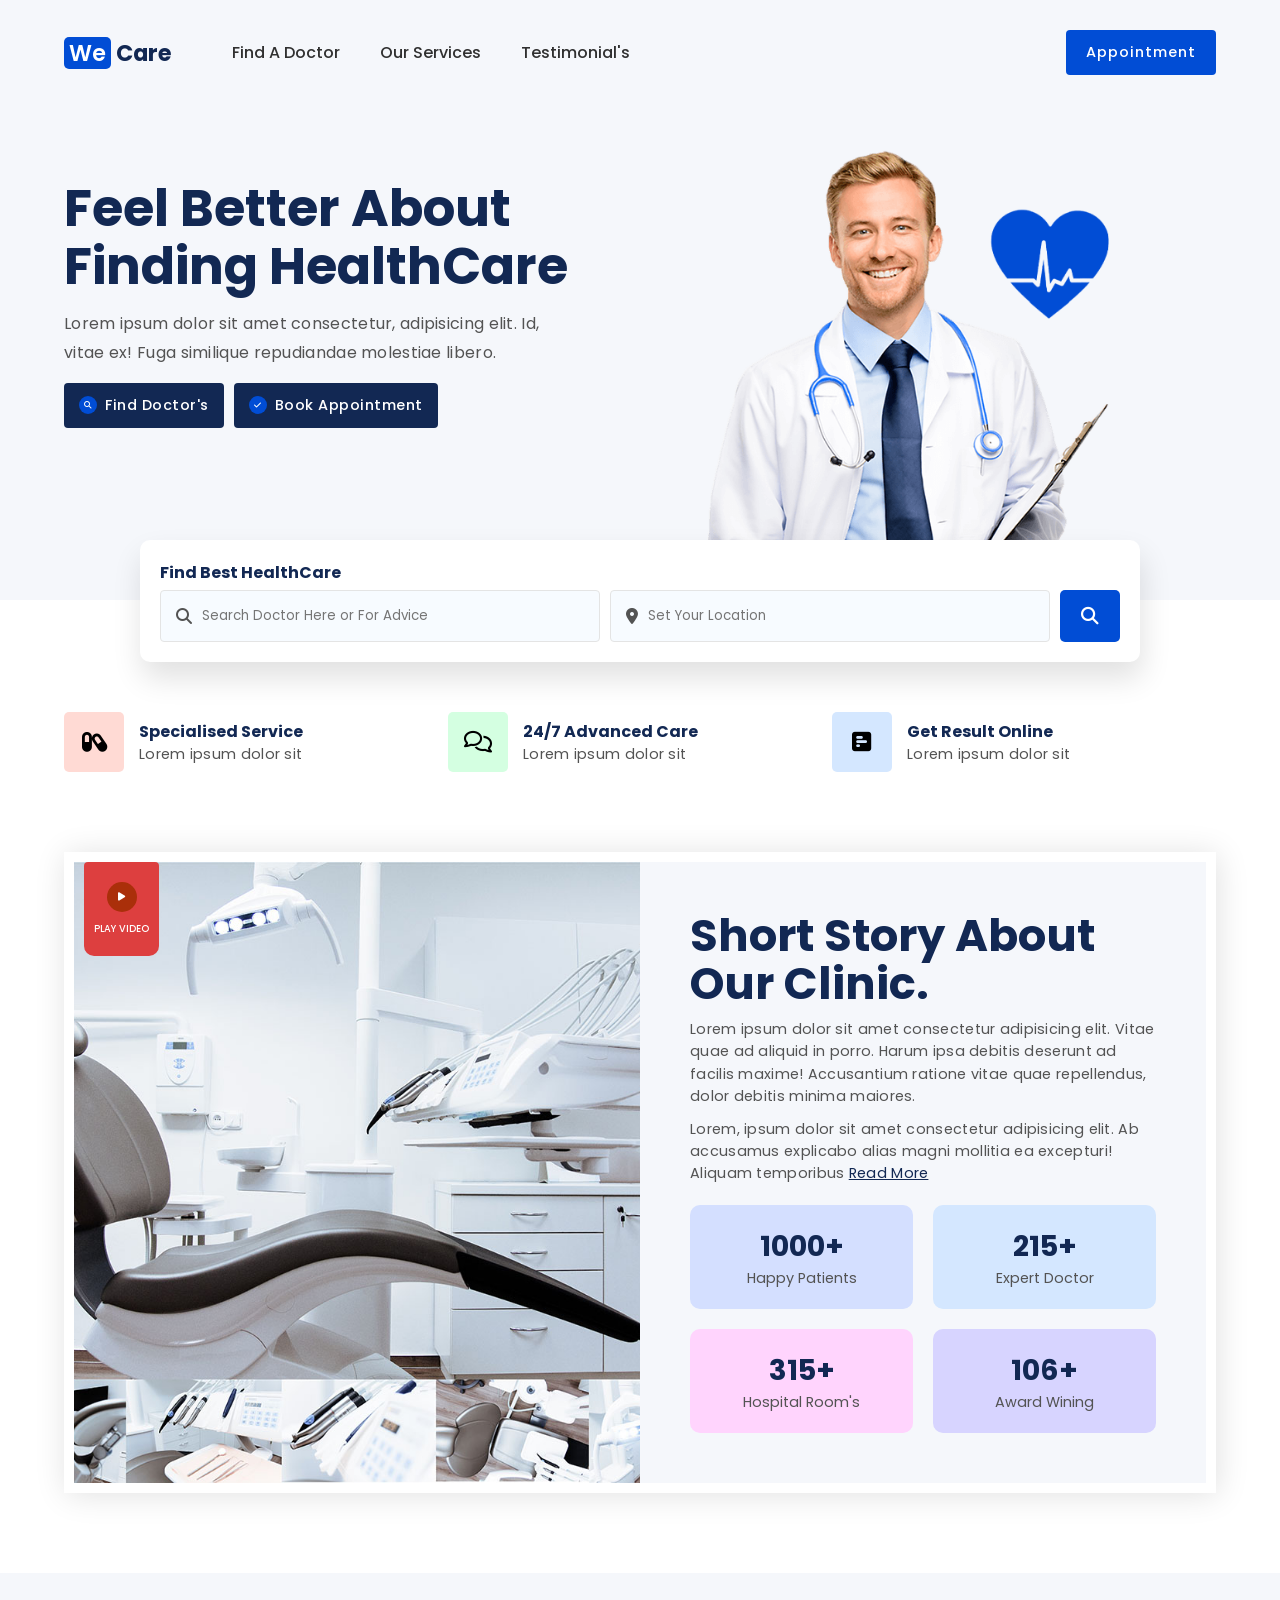
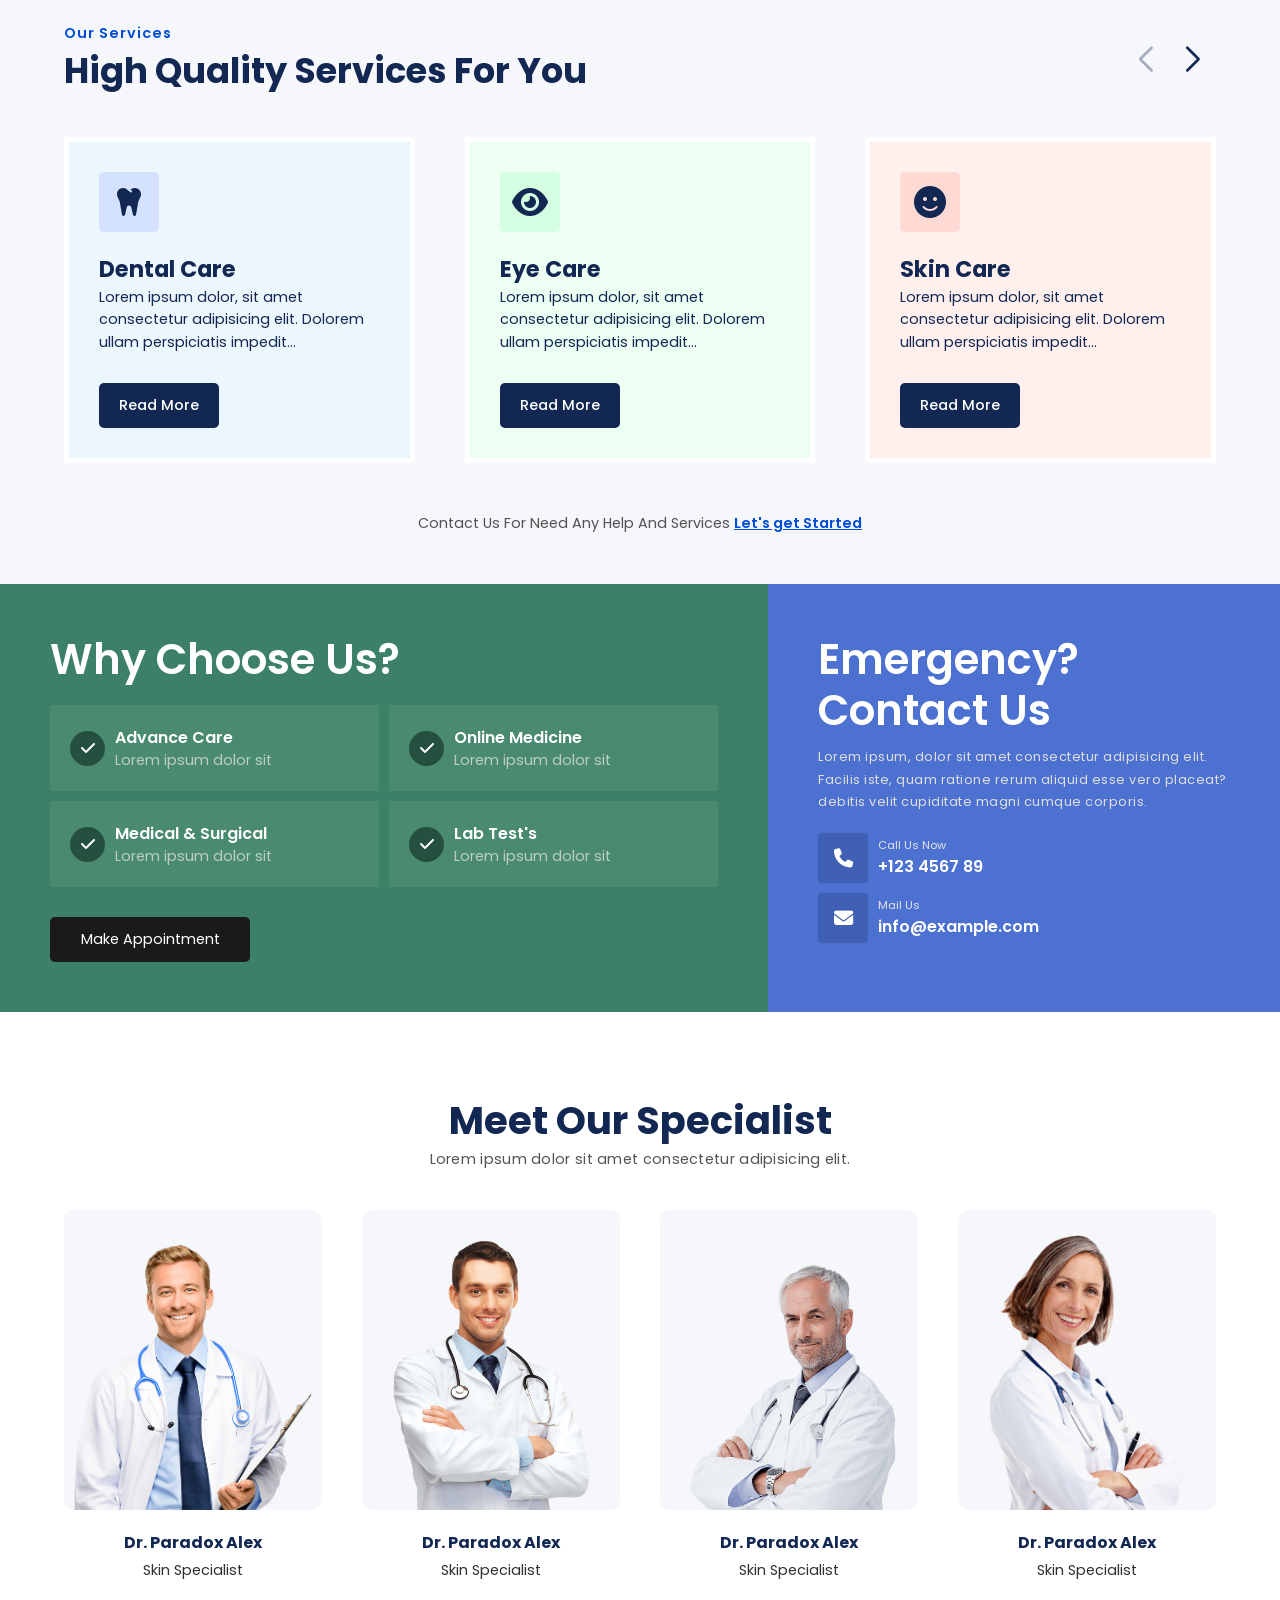
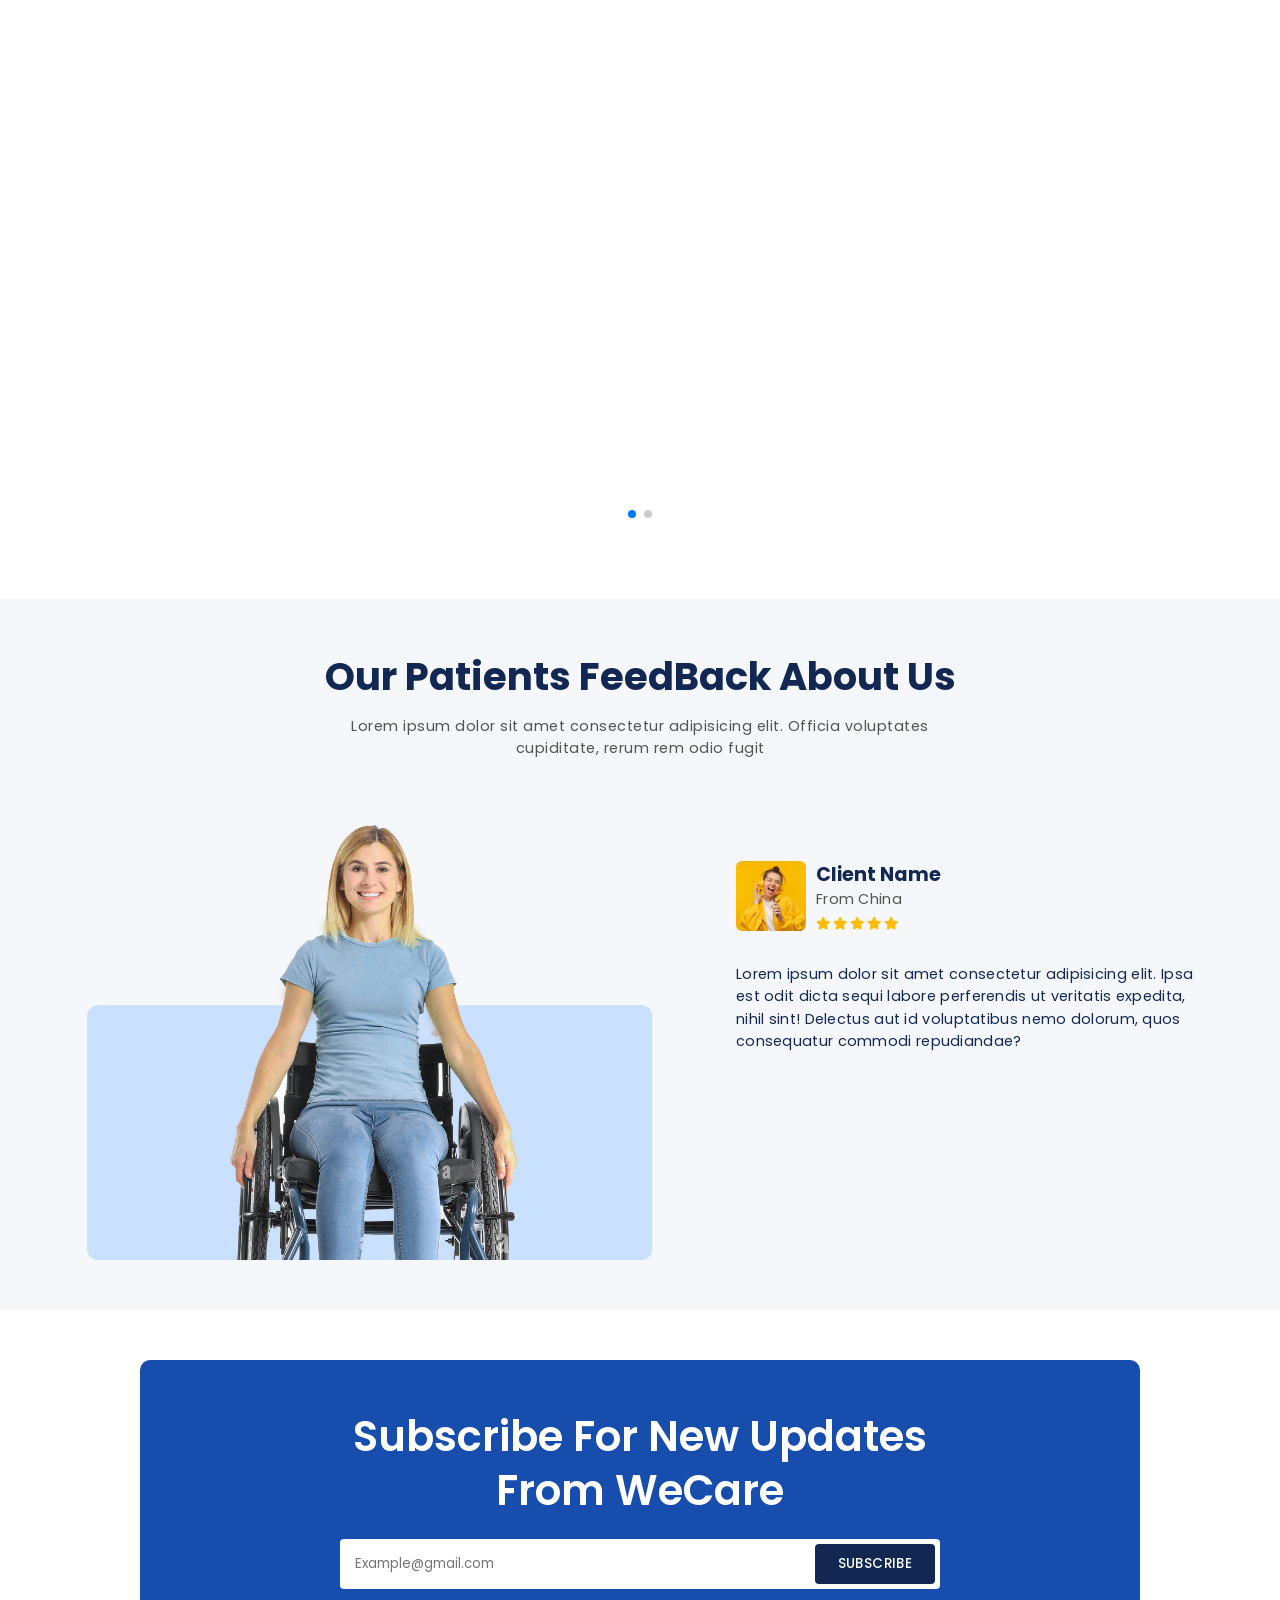
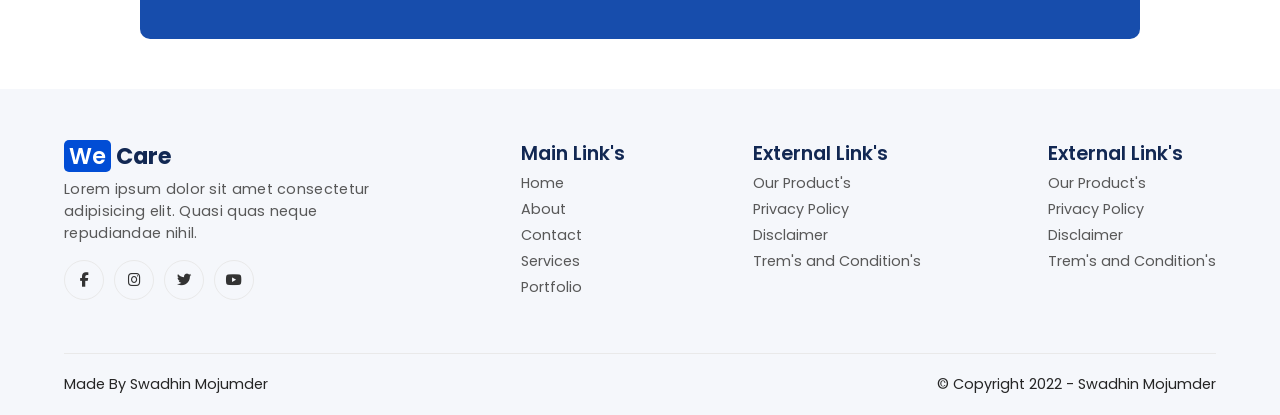
<file: index.html>
<!--DOCTYPE html-->
<html lang="en">
<head>
    <meta charset="UTF-8">
    <meta http-equiv="X-UA-Compatible" content="IE=edge">
    <meta name="viewport" content="width=device-width, initial-scale=1.0">
    <!--==title========================-->
    <title>Medical Website HTML</title>
    <!--==Fav-icon=====================-->
    <link rel="shortcut icon" href="images/fav-icon.png">
    <!--==CSS==========================-->
    <link rel="stylesheet" href="style.css">
    <link rel="preconnect" href="https://fonts.googleapis.com"><link rel="preconnect" href="https://fonts.gstatic.com" crossorigin><link href="https://fonts.googleapis.com/css2?family=Poppins:ital,wght@0,100;0,200;0,300;0,400;0,500;0,600;0,700;0,800;0,900;1,100;1,200;1,300;1,400;1,500;1,600;1,700;1,800;1,900&display=swap" rel="stylesheet">
    <!--==Font-Awesome-for-icons=====-->
    <link rel="stylesheet" href="https://cdnjs.cloudflare.com/ajax/libs/font-awesome/6.2.1/css/all.min.css">
    <!-- Link Swiper's CSS -->
    <link
      rel="stylesheet"
      href="https://cdn.jsdelivr.net/npm/swiper/swiper-bundle.min.css"
    />

</head>
<body>
    
    <!--==Hero-Section========================-->
    <section id="hero">

        <!--==navigation====================-->
        <nav class="navigation">
            <!--**menu-btn*****-->
            <input type="checkbox" class="menu-btn" id="menu-btn">
            <label for="menu-btn" class="menu-icon">
                <span class="nav-icon"></span>
            </label>
            <!--**logo*********-->
            <a href="index.html" class="logo"><span>We</span>Care</a>
            <!--**menu*********-->
            <ul class="menu">
                <li><a href="doctors.html">Find A Doctor</a></li>
                <li><a href="health-packages.html">Our Services</a></li>
                <li><a href="#testimonials">Testimonial's</a></li>
            </ul>
            <!--**contact*******-->
            <a href="#" class="nav-appointment-btn">Appointment</a>
        </nav><!--nav-end-->


        <!--==Content============================-->
        <div class="hero-content">
            <!--**text****************-->
            <div class="hero-text">
                <h1>Feel Better About Finding HealthCare</h1>
                <p>Lorem ipsum dolor sit amet consectetur, adipisicing elit. Id, vitae ex! Fuga similique repudiandae molestiae libero.</p>
                <!--btns-->
                <div class="hero-text-btns">
                    <a href="#"><i class="fa-solid fa-magnifying-glass"></i> Find Doctor's</a>
                    <a href="#"><i class="fa-solid fa-check"></i> Book Appointment</a>
                </div>
            </div>
            <!--**img*****************-->
            <div class="hero-img">
                <img alt="" src="images/main-bg.png">
            </div>
        </div>

        
    </section><!--hero-end-->


    <!--==appointment-search===============================-->
    <div class="appointment-search-container">
        <h3>Find Best HealthCare</h3>
        <form class="appointment-search">
        <!--**doctor-search-box*******-->
        <div class="appo-search-box">
            <i class="fa-solid fa-magnifying-glass"></i>
            <input type="text" placeholder="Search Doctor Here or For Advice">
        </div>
        <!--**set-your-location*******-->
        <div class="appo-search-box">
            <i class="fa-solid fa-location-dot"></i>
            <input type="text" placeholder="Set Your Location">
        </div>
        <!--**btn*********************-->
        <button>
            <i class="fa-solid fa-magnifying-glass"></i>
        </button>
        </form>
    </div>


    <!--==service-info===========================-->
    <section class="what-we-provide">

        <!--**box1***********-->
        <div class="w-info-box w-i-box1">
            <!--icon-->
            <div class="w-info-icon">
                <i class="fa-solid fa-capsules"></i>
            </div>
            <!--text-->
            <div class="w-info-text">
                <strong>Specialised Service</strong>
                <p>Lorem ipsum dolor sit </p>
            </div>
        </div>
        <!--**box2***********-->
        <div class="w-info-box w-i-box2">
            <!--icon-->
            <div class="w-info-icon">
                <i class="fa-regular fa-comments"></i>
            </div>
            <!--text-->
            <div class="w-info-text">
                <strong>24/7 Advanced Care</strong>
                <p>Lorem ipsum dolor sit </p>
            </div>
        </div>
        <!--**box3***********-->
        <div class="w-info-box w-i-box3">
            <!--icon-->
            <div class="w-info-icon">
                <i class="fa-solid fa-square-poll-horizontal"></i>
            </div>
            <!--text-->
            <div class="w-info-text">
                <strong>Get Result Online</strong>
                <p>Lorem ipsum dolor sit </p>
            </div>
        </div>
    
    </section><!--end-->



    <!--==Story=============================-->
    <section id="our_story">

        <!--**img**-->
        <div class="our-story-img">
            <img src="images/story_img.jpg" />
            <a href="#" class="story-play-btn">
                <i class="fa-solid fa-play"></i>
                Play Video
            </a>
        </div>
        <!--**text**-->
        <div class="our-stroy-text">
            <h2>Short Story About Our Clinic.</h2>
            <p>Lorem ipsum dolor sit amet consectetur adipisicing elit. Vitae quae ad aliquid in porro. Harum ipsa debitis deserunt ad facilis maxime! Accusantium ratione vitae quae repellendus, dolor debitis minima maiores.</p>
            <p>Lorem, ipsum dolor sit amet consectetur adipisicing elit. Ab accusamus explicabo alias magni mollitia ea excepturi! Aliquam temporibus <a>Read More</a></p>
            <!--numbers-of-happy-patients-->
            <div class="story-numbers-container">
                <!--box-->
                <div class="story-numbers-box s-n-box1">
                    <strong>1000+</strong>
                    <span>Happy Patients</span>
                </div>
                <!--box-->
                <div class="story-numbers-box s-n-box2">
                    <strong>215+</strong>
                    <span>Expert Doctor</span>
                </div>
                <!--box-->
                <div class="story-numbers-box s-n-box3">
                    <strong>315+</strong>
                    <span>Hospital Room's</span>
                </div>
                <!--box-->
                <div class="story-numbers-box s-n-box4">
                    <strong>106+</strong>
                    <span>Award Wining</span>
                </div>
            </div>
        </div>
        
    </section><!--story-end-->

    

    <!--==Our-Services======================-->
    <section id="our-services">

        <!--**heading********************-->
        <div class="services-heading">
            <!--text-->
            <div class="services-heading-text">
                <strong>Our Services</strong>
                <h2>High Quality Services For You</h2>
            </div>
            <!--btns-->
            <div class="service-slide-btns">
                <div class="swiper-button-prev"></div>
                <div class="swiper-button-next"></div>
            </div>
        </div>

        <!--**container*******************-->
        <div class="services-box-container">

             <!-- Swiper -->
            <div class="swiper mySwiperservices">
                <div class="swiper-wrapper">
                    <!--**1*******-->
                    <div class="swiper-slide">
                    <!--**box1**-->
                    <div class="service-box s-box1">
                        <!--icon-->
                        <i class="fa-solid fa-tooth"></i>
                        <!--title-->
                        <strong>Dental Care</strong>
                        <!--details-->
                        <p>Lorem ipsum dolor, sit amet consectetur adipisicing elit. Dolorem ullam perspiciatis impedit consequuntur</p>
                        <!--read more-->
                        <a href="#">Read More</a>
                    </div>
                    </div><!--slide-end-->
                    <!--**1*******-->
                    <div class="swiper-slide">
                    <!--**box1**-->
                    <div class="service-box s-box2">
                        <!--icon-->
                        <i class="fa-solid fa-eye"></i>
                        <!--title-->
                        <strong>Eye Care</strong>
                        <!--details-->
                        <p>Lorem ipsum dolor, sit amet consectetur adipisicing elit. Dolorem ullam perspiciatis impedit consequuntur</p>
                        <!--read more-->
                        <a href="#">Read More</a>
                    </div>
                    </div><!--slide-end-->
                    <!--**1*******-->
                    <div class="swiper-slide">
                    <!--**box1**-->
                    <div class="service-box s-box3">
                        <!--icon-->
                        <i class="fa-solid fa-face-smile"></i>
                        <!--title-->
                        <strong>Skin Care</strong>
                        <!--details-->
                        <p>Lorem ipsum dolor, sit amet consectetur adipisicing elit. Dolorem ullam perspiciatis impedit consequuntur</p>
                        <!--read more-->
                        <a href="#">Read More</a>
                    </div>
                    </div><!--slide-end-->
                    <!--**1*******-->
                    <div class="swiper-slide">
                    <!--**box1**-->
                    <div class="service-box s-box4">
                        <!--icon-->
                        <i class="fa-solid fa-user-doctor"></i>
                        <!--title-->
                        <strong>Surgical</strong>
                        <!--details-->
                        <p>Lorem ipsum dolor, sit amet consectetur adipisicing elit. Dolorem ullam perspiciatis impedit consequuntur</p>
                        <!--read more-->
                        <a href="#">Read More</a>
                    </div>
                    </div><!--slide-end-->
                </div><!--wrapper-end-->
            </div><!--swiper-end-->

        </div>

        <!--btn-->
        <span class="service-btn">Contact Us For Need Any Help And Services <a href="#">Let's get Started</a></span>
    
    </section><!--services-end-->


    <!--==Why-choose-us=======================-->
    <section id="why-choose-us">

        <!--**left*****************-->
        <div class="why-choose-us-left">
            <h3>Why Choose Us?</h3>
            <!--==container====-->
            <div class="why-choose-box-container">
                <!--**box**-->
                <div class="why-choose-box">
                    <!--icon-->
                    <i class="fa-solid fa-check"></i>
                    <!--text-->
                    <div class="why-choose-box-text">
                        <strong>Advance Care</strong>
                        <p>Lorem ipsum dolor sit</p>
                    </div>
                </div>
                <!--**box**-->
                <div class="why-choose-box">
                    <!--icon-->
                    <i class="fa-solid fa-check"></i>
                    <!--text-->
                    <div class="why-choose-box-text">
                        <strong>Online Medicine</strong>
                        <p>Lorem ipsum dolor sit</p>
                    </div>
                </div>
                <!--**box**-->
                <div class="why-choose-box">
                    <!--icon-->
                    <i class="fa-solid fa-check"></i>
                    <!--text-->
                    <div class="why-choose-box-text">
                        <strong>Medical & Surgical</strong>
                        <p>Lorem ipsum dolor sit</p>
                    </div>
                </div>
                <!--**box**-->
                <div class="why-choose-box">
                    <!--icon-->
                    <i class="fa-solid fa-check"></i>
                    <!--text-->
                    <div class="why-choose-box-text">
                        <strong>Lab Test's</strong>
                        <p>Lorem ipsum dolor sit</p>
                    </div>
                </div>
            </div>
            <!--==btn========-->
            <a href="#" class="why-choose-us-btn">Make Appointment</a>
        </div><!--left-end-->

        <!--**right*******************-->
        <div class="why-choose-us-right">
            <h3>Emergency?<br/>
                Contact Us
            </h3>
            <p>Lorem ipsum, dolor sit amet consectetur adipisicing elit. Facilis iste, quam ratione rerum aliquid esse vero placeat? debitis velit cupiditate magni cumque corporis.</p>
            <!--==container====-->
            <div class="w-right-contact-container">
                <!--**box**-->
                <div class="w-right-contact-box">
                    <i class="fa-solid fa-phone"></i>
                    <!--text-->
                    <div class="w-right-contact-box-text">
                        <span>Call Us Now</span>
                        <strong>+123 4567 89</strong>
                    </div>
                </div>
                <!--**box**-->
                <div class="w-right-contact-box">
                    <i class="fa-solid fa-envelope"></i>
                    <!--text-->
                    <div class="w-right-contact-box-text">
                        <span>Mail Us</span>
                        <strong>info@example.com</strong>
                    </div>
                </div>
            </div>
        </div><!--right-end-->

    </section><!--end-->



    <!--==Team===========================-->
    <section id="our-team">

        <!--**heading*****************-->
        <div class="our-team-heading">
            <h3>Meet Our Specialist</h3>
            <p>Lorem ipsum dolor sit amet consectetur adipisicing elit.</p>
        </div>

        <!--**team-container***********-->
        <div class="team-box-container">
            <!-- Swiper -->
            <div class="swiper mySwiperteam">
            <div class="swiper-wrapper">
                <!--**1***-->
                <div class="swiper-slide">
                    <!--**box**-->
                    <div class="team-box">
                        <!--img-->
                        <div class="team-img">
                            <img alt="" src="images/d1.png">
                        </div>
                        <!--text-->
                        <div class="team-text">
                            <strong>Dr. Paradox Alex</strong>
                            <span>Skin Specialist</span>
                        </div>
                    </div>
                </div><!--end-slide-->
                <!--**1***-->
                <div class="swiper-slide">
                    <!--**box**-->
                    <div class="team-box">
                        <!--img-->
                        <div class="team-img">
                            <img alt="" src="images/d2.png">
                        </div>
                        <!--text-->
                        <div class="team-text">
                            <strong>Dr. Paradox Alex</strong>
                            <span>Skin Specialist</span>
                        </div>
                    </div>
                </div><!--end-slide-->
                <!--**1***-->
                <div class="swiper-slide">
                    <!--**box**-->
                    <div class="team-box">
                        <!--img-->
                        <div class="team-img">
                            <img alt="" src="images/d3.png">
                        </div>
                        <!--text-->
                        <div class="team-text">
                            <strong>Dr. Paradox Alex</strong>
                            <span>Skin Specialist</span>
                        </div>
                    </div>
                </div><!--end-slide-->
                <!--**1***-->
                <div class="swiper-slide">
                    <!--**box**-->
                    <div class="team-box">
                        <!--img-->
                        <div class="team-img">
                            <img alt="" src="images/d4.png">
                        </div>
                        <!--text-->
                        <div class="team-text">
                            <strong>Dr. Paradox Alex</strong>
                            <span>Skin Specialist</span>
                        </div>
                    </div>
                </div><!--end-slide-->
                <!--**1***-->
                <div class="swiper-slide">
                    <!--**box**-->
                    <div class="team-box">
                        <!--img-->
                        <div class="team-img">
                            <img alt="" src="images/d5.png">
                        </div>
                        <!--text-->
                        <div class="team-text">
                            <strong>Dr. Paradox Alex</strong>
                            <span>Skin Specialist</span>
                        </div>
                    </div>
                </div><!--end-slide-->
            </div><!--wrapper-end-->
            <div class="swiper-pagination"></div>
            </div><!--swiper-end-->

            
        
        </div>

    </section><!--team-end-->



    <!--==Testimonials============================-->
    <section id="testimonials">

        <!--**heading****************-->
        <div class="testimonials-heading">
            <h3>Our Patients FeedBack About Us</h3>
            <p>Lorem ipsum dolor sit amet consectetur adipisicing elit. Officia voluptates cupiditate, rerum rem odio fugit</p>
        </div>


        <!--**testimonials-Content****-->
        <div class="testimonials-content">

            <!--**img************-->
            <div class="testimonials-img">
                <img alt="" src="images/testimonials-img.png">
            </div>

            <!--**box-container**-->
            <div class="testimonials-box-container">

            <!-- Swiper -->
            <div class="swiper mySwipertesti">
            <div class="swiper-wrapper">
                <!--**1***********-->
                <div class="swiper-slide">
                <!--**box**-->
                <div class="testimonials-box">
                    <!--profile-->
                    <div class="t-profile">
                        <!--img-->
                        <div class="t-profile-img">
                            <img alt="" src="images/t1.jpg">
                        </div>
                        <!--text-->
                        <div class="t-profile-text">
                            <strong>Client Name</strong>
                            <span>From China</span>
                            <div class="t-rating">
                                <i class="fa-solid fa-star"></i>
                                <i class="fa-solid fa-star"></i>
                                <i class="fa-solid fa-star"></i>
                                <i class="fa-solid fa-star"></i>
                                <i class="fa-solid fa-star"></i>
                            </div>
                        </div>
                    </div>
                    <!--feedback-->
                    <p>Lorem ipsum dolor sit amet consectetur adipisicing elit. Ipsa est odit dicta sequi labore perferendis ut veritatis expedita, nihil sint! Delectus aut id voluptatibus nemo dolorum, quos consequatur commodi repudiandae?</p>
                </div><!--box-end-->
            </div><!--slide-end-->

            <!--**2***********-->
            <div class="swiper-slide">
                <!--**box**-->
                <div class="testimonials-box">
                    <!--profile-->
                    <div class="t-profile">
                        <!--img-->
                        <div class="t-profile-img">
                            <img alt="" src="images/t1.jpg">
                        </div>
                        <!--text-->
                        <div class="t-profile-text">
                            <strong>Client Name</strong>
                            <span>From China</span>
                            <div class="t-rating">
                                <i class="fa-solid fa-star"></i>
                                <i class="fa-solid fa-star"></i>
                                <i class="fa-solid fa-star"></i>
                                <i class="fa-solid fa-star"></i>
                                <i class="fa-solid fa-star"></i>
                            </div>
                        </div>
                    </div>
                    <!--feedback-->
                    <p>Lorem ipsum dolor sit amet consectetur adipisicing elit. Ipsa est odit dicta sequi labore perferendis ut veritatis expedita, nihil sint! Delectus aut id voluptatibus nemo dolorum, quos consequatur commodi repudiandae?</p>
                </div><!--box-end-->
            </div><!--slide-end-->

            <!--**3***********-->
            <div class="swiper-slide">
                <!--**box**-->
                <div class="testimonials-box">
                    <!--profile-->
                    <div class="t-profile">
                        <!--img-->
                        <div class="t-profile-img">
                            <img alt="" src="images/t1.jpg">
                        </div>
                        <!--text-->
                        <div class="t-profile-text">
                            <strong>Client Name</strong>
                            <span>From China</span>
                            <div class="t-rating">
                                <i class="fa-solid fa-star"></i>
                                <i class="fa-solid fa-star"></i>
                                <i class="fa-solid fa-star"></i>
                                <i class="fa-solid fa-star"></i>
                                <i class="fa-solid fa-star"></i>
                            </div>
                        </div>
                    </div>
                    <!--feedback-->
                    <p>Lorem ipsum dolor sit amet consectetur adipisicing elit. Ipsa est odit dicta sequi labore perferendis ut veritatis expedita, nihil sint! Delectus aut id voluptatibus nemo dolorum, quos consequatur commodi repudiandae?</p>
                </div><!--box-end-->
            </div><!--slide-end-->
            
            </div><!--wrapper-end-->
            <div class="swiper-pagination"></div>
            </div><!--swiper-end-->

            </div><!--container-end-->
        
        </div><!--content-end-->

    </section><!--testimonials-end-->



    <!--==Subscribe===========================-->
    <section id="subscribe">
        <h3>Subscribe For New Updates From WeCare</h3>
        <!--subcribe-box-->
        <form class="subscribe-box">
            <input type="email" placeholder="Example@gmail.com">
            <button>Subscribe</button>
        </form>
    </section><!--end-->


    <footer>
        <div class="footer-container">
            <!--**comoany-box**-->
            <div class="footer-company-box">
                <!--logo-->
                <a href="#" class="logo"><span>We</span>Care</a>
                <!--details-->
                <p>Lorem ipsum dolor sit amet consectetur adipisicing elit. Quasi quas neque repudiandae nihil.</p>
                <!--social-box-->
                <div class="footer-social">
                    <a href="#"><i class="fa-brands fa-facebook-f"></i></a>
                    <a href="#"><i class="fa-brands fa-instagram"></i></a>
                    <a href="#"><i class="fa-brands fa-twitter"></i></a>
                    <a href="#"><i class="fa-brands fa-youtube"></i></a>
                </div>
            </div>
            <!--**link-box***-->
            <div class="footer-link-box">
                <strong>Main Link's</strong>
                <ul>
                    <li><a href="#">Home</a></li>
                    <li><a href="#">About</a></li>
                    <li><a href="#">Contact</a></li>
                    <li><a href="#">Services</a></li>
                    <li><a href="#">Portfolio</a></li>
                </ul>
            </div>
            <!--**link-box***-->
            <div class="footer-link-box">
                <strong>External Link's</strong>
                <ul>
                    <li><a href="#">Our Product's</a></li>
                    <li><a href="#">Privacy Policy</a></li>
                    <li><a href="#">Disclaimer</a></li>
                    <li><a href="#">Trem's and Condition's</a></li>
                </ul>
            </div>
            <!--**link-box***-->
            <div class="footer-link-box">
                <strong>External Link's</strong>
                <ul>
                    <li><a href="#">Our Product's</a></li>
                    <li><a href="#">Privacy Policy</a></li>
                    <li><a href="#">Disclaimer</a></li>
                    <li><a href="#">Trem's and Condition's</a></li>
                </ul>
            </div>
            
   
        </div>

        <!--**bottom**********************-->
        <div class="footer-bottom">
            <span class="footer-owner">Made By Swadhin Mojumder</span>
            <span class="copyright">&#169; Copyright 2022 -  Swadhin Mojumder</span>
        </div>
    </footer>



    <!-- Swiper JS -->
    <script src="https://cdn.jsdelivr.net/npm/swiper/swiper-bundle.min.js"></script>

    <!-- Initialize Swiper -->
    <script>
    /*-services--*/
    var swiper = new Swiper(".mySwiperservices", {
        slidesPerView: 1,
        spaceBetween: 10,
        navigation: {
          nextEl: ".swiper-button-next",
          prevEl: ".swiper-button-prev",
        },
        breakpoints: {
          700: {
            slidesPerView: 2,
            spaceBetween: 40,
          },
          1024: {
            slidesPerView: 3,
            spaceBetween: 50,
          },
        },
      });
    /*--team--*/
    var swiper = new Swiper(".mySwiperteam", {
        slidesPerView: 1,
        spaceBetween: 10,
        pagination: {
          el: ".swiper-pagination",
          clickable: true,
        },
        breakpoints: {
          560: {
            slidesPerView: 2,
            spaceBetween: 20,
          },
          950: {
            slidesPerView: 3,
            spaceBetween: 40,
          },
          1250: {
            slidesPerView: 4,
            spaceBetween: 40,
          },
        },
      });
    /*--testimonials--*/
      var swiper = new Swiper(".mySwipertesti", {
        pagination: {
          el: ".swiper-pagination",
        },
      });
    </script>

</body>
</html>
</file>
<file: style.css>
*{
    margin: 0px;
    padding: 0px;
    font-family: poppins;
    box-sizing: border-box;
    scroll-behavior: smooth;
}
a{
    text-decoration: none;
}
ul{
    list-style: none;
}

/* width */
::-webkit-scrollbar {
    width: 7px;
  }
  
  /* Track */
  ::-webkit-scrollbar-track {
    box-shadow: inset 0 0 5px rgb(233, 233, 233); 
  }
   
  /* Handle */
  ::-webkit-scrollbar-thumb {
    background: rgb(56, 56, 56); 
    border-radius: 10px;
  }
  
  /* Handle on hover */
  ::-webkit-scrollbar-thumb:hover {
    background: #1b1b1b; 
  }
/*==hero========================*/
#hero{
    min-height: 600px;
    background-color: #f5f7fb;
    display: flex;
    flex-direction: column;
    justify-content: space-between;
}
.navigation{
    display: flex;
    justify-content: space-between;
    align-items: center;
    max-width: 1200px;
    width: 90%;
    margin: 0px auto;
    padding: 30px 0px;
}
.logo{
    color:#122853;
    font-weight: 700;
    font-size: 1.4rem;
}
.logo span{
    background-color: #014dd5;
    color: #ffffff;
    padding: 0px 5px;
    border-radius: 5px;
    font-weight: 600;
    margin-right: 5px;
}
.menu{
    display: flex;
    justify-content: center;
    align-items: center;
    margin-right: auto;
    margin-left: 40px;
}
.menu li a{
    margin: 0px 20px;
    color: #303030;
    font-weight: 500;
    transition: all ease 0.3s;
}
.menu li a:hover{
    color: #014dd5;
}
.nav-appointment-btn{
    height: 45px;
    padding: 0px 20px;
    border-radius:4px;
    background-color: #014dd5;
    color: #ffffff;
    display: flex;
    justify-content: center;
    align-items: center;
    font-weight: 500;
    letter-spacing: 1px;
    font-size: 0.9rem;
}
/*==hero-content==================*/
.hero-content{
    max-width: 1200px;
    width: 90%;
    margin: 0px auto;
    display: grid;
    grid-template-columns: 1fr 1fr;
    align-items: flex-start;
    margin-top: auto;
}
.hero-img{
    display: flex;
}
.hero-img img{
    width: 100%;
    height: 100%;
    max-height: 450px;
    object-fit: contain;
    object-position: center bottom;
}
.hero-text{
   display: flex;
   flex-direction: column;
   margin-top: 30px; 
}
.hero-text h1{
    font-size: 3.2rem;
    color: #122853;
    line-height: 3.6rem;
}
.hero-text p{
    color: #535353;
    margin: 15px 0px;
    max-width: 500px;
    letter-spacing: 0.3px;
    line-height: 1.8rem;
}
.hero-text-btns{
    display: flex;
    justify-content: flex-start;
    align-items: center;
}
.hero-text-btns a{
    height: 45px;
    padding: 0px 15px;
    background-color: #122853;
    color: #ffffff;
    border-radius: 4px;
    margin-right: 10px;
    display: flex;
    justify-content: center;
    align-items: center;
    font-size: 0.9rem;
    letter-spacing: 0.5px;
    font-weight: 500;
}
.hero-text-btns a i{
    width: 18px;
    height: 18px;
    display: flex;
    justify-content: center;
    align-items: center;
    border-radius: 50%;
    background-color: #014dd5;
    margin-right: 8px;
    color: #ffffff;
    font-size: 0.5rem;
    padding-bottom: 1px;
}
/*==appointment-search=====================*/
.appointment-search-container{
    max-width: 1000px;
    width: 90%;
    background-color: #ffffff;
    padding:20px;
    margin: auto;
    border-radius: 10px;
    box-shadow: 2px 16px 30px rgba(0,0,0,0.12);
    margin-top: -60px;
    z-index: 3;
    position: relative;
}
.appointment-search-container h3{
    color: #122853;
    font-size: 1rem;
    margin-bottom: 5px;
}
.appointment-search{
    display: grid;
    grid-template-columns: 1fr 1fr 60px;
    grid-gap: 10px;
}
.appo-search-box{
    width: 100%;
    display: flex;
    justify-content: space-between;
    align-items: center;
    background-color: #f7fbff;
    padding: 15px;
    border-radius: 4px;
    border: 1px solid #e4e4e4;
}
.appo-search-box i{
    color: #535353;
    margin-right: 10px;
}
.appo-search-box input{
    width: 100%;
    background-color: transparent;
    border: none;
    outline: none;
}
.appointment-search button{
    background-color: #014dd5;
    color: #ffffff;
    border: none;
    outline: none;
    border-radius: 5px;
    font-size: 1.1rem;
    cursor: pointer;
}
/*==what-we-provide===============*/
.what-we-provide{
    max-width: 1200px;
    width: 90%;
    margin: 50px auto;
    display: grid;
    grid-template-columns: 1fr 1fr 1fr;
}
.w-info-box{
    display: flex;
    justify-content: flex-start;
    align-items: center;
}
.w-info-icon{
    width: 60px;
    height: 60px;
    display: flex;
    justify-content: center;
    align-items: center;
    border-radius: 5px;
    margin-right: 15px;
    font-size: 1.4rem;
}
.w-info-text{
    display: flex;
    flex-direction: column;
}
.w-info-text strong{
    color: #122853;
    font-weight: 700;
}
.w-info-text p{
    color: #535353;
    font-size: 0.9rem;
    letter-spacing: 0.3px;
}
.w-i-box1 .w-info-icon{
    background-color: #ffdad4;
}
.w-i-box2 .w-info-icon{
    background-color: #d4ffe1;
}
.w-i-box3 .w-info-icon{
    background-color: #d4e7ff;
}
/*==our-story=======================*/
#our_story{
    background-color: #f5f7fb;
    max-width: 1200px;
    width: 90%;
    margin: 80px auto;
    border: 10px solid #ffffff;
    box-shadow: 2px 2px 30px rgba(0,0,0,0.12);
    display: grid;
    grid-template-columns: 1fr 1fr;
}
.our-story-img{
    position: relative;
    display: flex;
}
.our-story-img img{
    width: 100%;
    height: 100%;
    object-fit: cover;
    object-position: center;
}
.story-play-btn{
    position: absolute;
    left: 10px;
    top: 0px;
    display: flex;
    flex-direction: column;
    justify-content: center;
    align-items: center;
    background-color: #dd3f3f;
    padding: 20px 10px;
    border-radius: 4px 4px 10px 10px;
    color: #ffffff;
    font-size: 0.6rem;
    text-transform: uppercase;
    font-weight: 500;
}
.story-play-btn i{
    width: 30px;
    height: 30px;
    border-radius: 50%;
    background-color: #aa2f0a;
    color: #ffffff;
    display: flex;
    justify-content: center;
    align-items: center;
    margin-bottom: 10px;
}
.our-stroy-text{
    padding: 50px;
}
.our-stroy-text h2{
    font-size: 2.8rem;
    color: #122853;
    line-height: 3rem;
}
.our-stroy-text p{
    color: #535353;
    font-size: 0.9rem;
    margin: 10px 0px;
    line-height: 1.4rem;
    letter-spacing: 0.3px;
}
.our-stroy-text p a{
    color: #122853;
    text-decoration: underline;
}
.story-numbers-container{
    display: grid;
    grid-template-columns: 1fr 1fr;
    grid-gap: 20px;
    margin-top: 20px;
}
.story-numbers-box{
    padding: 20px;
    display: flex;
    flex-direction: column;
    justify-content: center;
    align-items: center;
    text-align: center;
    border-radius: 10px;
}
.story-numbers-box strong{
    color: #122853;
    font-weight: 700;
    font-size: 1.8rem;
}
.story-numbers-box span{
    color: #535353;
    font-size: 0.9rem;
}
.s-n-box1{
    background-color: #d4dfff;
}
.s-n-box2{
    background-color: #d4e7ff;
}
.s-n-box3{
    background-color: #ffd4fd;
}
.s-n-box4{
    background-color: #d7d4ff;
}
/*==our-services=====================*/
#our-services{
    width: 100%;
    margin: 50px auto 0px auto;
    background-color: #f5f7fb;
    padding: 50px 0px;
    display: flex;
    flex-direction: column;
    justify-content: center;
    align-items: center;
}
.services-heading{
    display: flex;
    justify-content: space-between;
    align-items: center;
    max-width: 1200px;
    width: 90%;
    margin: auto;
}
.services-heading-text strong{
    color: #014dd5;
    font-size: 0.9rem;
    font-weight: 600;
    letter-spacing: 1px;
}
.services-heading-text h2{
    font-size: 2.2rem;
    color: #122853;
    font-weight: 700;
    max-width: 600px;
}
.swiper-button-next,
.swiper-button-prev{
    position: static !important;
    transform: translate(0,0);
    margin: 10px !important;
}
.service-slide-btns{
    display: flex;
    justify-content: center;
    align-items: center;}
.swiper-button-next::after,
.swiper-button-prev::after{
    font-size: 25px !important;
    font-weight: 800;
    color: #122853;
}
.services-box-container{
    max-width: 1200px;
    width: 90%;
    margin: 40px auto;
    overflow: hidden;
}
.service-box{
    display: flex;
    flex-direction: column;
    justify-content: center;
    align-items: flex-start;
    max-width: 100%;/*350px*/
    border: 5px solid #ffffff;
    padding: 30px;
}
.service-box:hover{
    border: 5px solid #c7d0eb;
}
.service-box i{
    font-size: 2rem;
    color: #122853;
    width: 60px;
    height: 60px;
    border-radius:5px;
    display: flex;
    justify-content: center;
    align-items: center;
}
.service-box strong{
    color: #122853;
    font-size: 1.4rem;
    margin-top: 20px;
}
.service-box p{
    font-size: 0.9rem;
    line-height: 1.4rem;
    color:#122853;
    display: -webkit-box;
    -webkit-line-clamp: 3;
    -webkit-box-orient: vertical;
    overflow: hidden;  
}
.service-box a{
    height: 45px;
    background-color: #122853;
    color: #ffffff;
    padding: 0px 20px;
    display: flex;
    justify-content: center;
    align-items: center;
    font-size: 0.9rem;
    font-weight: 500;
    border-radius: 5px;
    margin-top: 30px;
}
.s-box1 i{
    background-color: #d4e2ff;
}
.s-box2 i{
    background-color: #d4ffe1;
}
.s-box3 i{
    background-color: #ffdad4;
}
.s-box4 i{
    background-color: #faf4b8;
}

.s-box1{
    background-color: #ecf6fd;
}
.s-box2{
    background-color: #edfff3;
}
.s-box3{
    background-color: #fff0ee;
}
.s-box4{
    background-color: #fcffcf;
}
.service-btn{
    color: #535353;
    font-size: 0.9rem;
    margin-top: 10px;
    text-align: center;
    padding: 0px 10px;
}
.service-btn a{
    color: #014dd5;
    text-decoration: underline;
    font-weight: 600;
}
/*==why-choose-us======================*/
#why-choose-us{
    width: 100%;
    display: grid;
    grid-template-columns: 1.5fr 1fr;
}
.why-choose-us-left{
    padding: 50px;
    background-color: #3c8167;
}
.why-choose-us-right{
    background-color: #4c71d0;
    padding: 50px;
}
.why-choose-us-right h3,
.why-choose-us-left h3{
    font-size: 2.6rem;
    color: #ffffff;
    font-weight: 600;
    line-height: 3.2rem;
}
.why-choose-box-container{
    display: grid;
    grid-template-columns: 1fr 1fr;
    margin-top: 20px;
    grid-gap: 10px;
}
.why-choose-box{
    display: flex;
    justify-content: flex-start;
    align-items: center;
    padding: 20px;
    background-color: #4a8a70;
}
.why-choose-box i{
    width: 35px;
    height: 35px;
    border-radius: 50%;
    display: flex;
    justify-content: center;
    align-items: center;
    color: #ffffff;
    background-color: #25503f;
    margin-right: 10px;
}
.why-choose-box-text{
    display: flex;
    flex-direction: column;
    justify-content: center;
}
.why-choose-box-text strong{
    color: #ffffff;
    font-weight: 600;
}
.why-choose-box-text p{
    color: #ececec;
    font-size: 0.9rem;
    opacity: 0.7;
}
.why-choose-us-left a{
    background-color: #1a1a1b;
    color: #ffffff;
    padding: 0px 10px;
    height: 45px;
    display: flex;
    justify-content: center;
    align-items: center;
    border-radius: 5px;
    max-width: 200px;
    margin-top: 30px;
    font-size: 0.9rem;
}
.why-choose-us-right p{
    color: #dfdfdf;
    font-size: 0.8rem;
    line-height: 1.4rem;
    letter-spacing: 0.5px;
    margin: 10px 0px;
}
.w-right-contact-container{
    width: 100%;
    display: flex;
    flex-direction: column;
}
.w-right-contact-box{
    display: flex;
    justify-content: flex-start;
    align-items: center;
    margin-top: 10px;
}
.w-right-contact-box i{
    width: 50px;
    height: 50px;
    background-color:#4060b3;
    border-radius: 4px;
    display: flex;
    justify-content: center;
    align-items: center;
    color: #ffffff;
    font-size: 1.2rem;
    margin-right: 10px;
}
.w-right-contact-box-text{
    display: flex;
    flex-direction: column;
}
.w-right-contact-box-text span{
    color: #e4e4e4;
    font-size: 0.7rem;
}
.w-right-contact-box-text strong{
    font-size: 1rem;
    color: #ffffff;
    font-weight: 600;
}
/*==our-team====================*/
#our-team{
    max-width: 1200px;
    width: 90%;
    margin: 80px auto;
}
.our-team-heading{
    display: flex;
    flex-direction: column;
    justify-content: center;
    align-items: center;
    text-align: center;
}
.our-team-heading h3{
    font-size: 2.4rem;
    color: #122853;
}
.our-team-heading p{
    color: #535353;
    letter-spacing: 0.3px;
    font-size: 0.9rem;
}
.team-box-container{
    width: 100%;
    overflow: hidden;
    margin-top: 40px;
}
.team-box{
    max-width: 100%;/*300px*/
    display: flex;
    flex-direction: column;
}
.team-img{
    background-color: #f5f7fb;
    padding: 10px 10px 0px 10px;
    border-radius: 10px;
    height: 300px;
    display: flex;
    align-items: flex-end;
}
.team-img img{
    width: 100%;
    height: 95%;
    object-fit: contain;
    object-position: center bottom;
}
.team-text{
    display: flex;
    flex-direction: column;
    justify-content: center;
    align-items: center;
    text-align: center;
    padding: 10px;
    margin-top: 10px;
}
.team-text strong{
    color: #122853;
}
.team-text span{
    color: #303030;
    font-size: 0.9rem;
    margin-top: 5px;
}
/*==Testimonials=============================*/
#testimonials{
    background-color: #f5f7fb;
    padding: 50px 0px;
    width: 100%;
    display: flex;
    flex-direction: column;
    justify-content: center;
    align-items: center;
}
.testimonials-heading{
    max-width: 1200px;
    width: 90%;
    display: flex;
    flex-direction: column;
    justify-content: center;
    align-items: center;
    text-align: center;
}
.testimonials-heading h3{
    font-size: 2.4rem;
    color: #122853;
}
.testimonials-heading p{
    color: #535353;
    margin-top: 10px;
    max-width: 600px;
    font-size: 0.9rem;
    letter-spacing: 0.5px;
    line-height: 1.4rem;
}
.testimonials-content{
    max-width: 1200px;
    width: 90%;
    display: grid;
    grid-template-columns: 1.4fr 1fr;
    margin-top:50px;
}
.testimonials-img{
    height: 100%;
    margin-left: auto;
    margin-right: 60px;
}
.testimonials-img img{
    height: 100%;
    max-height: 450px;
    object-fit: contain;
    object-position: center;
}
.testimonials-box-container{
    margin-top: 50px;
    overflow: hidden;
}
.testimonials-box{
    display: flex;
    flex-direction: column;
    width: 100%;
}
.t-profile{
    display: flex;
    justify-content: flex-start;
    align-items: center;
}
.t-profile-img{
    width: 70px;
    height: 70px;
    border-radius: 6px;
    background-color: #c7d0eb;
    margin-right: 10px;
    overflow: hidden;
}
.t-profile-img img{
    width: 100%;
    height: 100%;
    object-fit: cover;
    object-position: center;
}
.t-profile-text{
    display: flex;
    flex-direction: column;
    align-items: flex-start;
}
.t-profile-text strong{
    color: #122853;
    font-size: 1.2rem;
}
.t-profile-text span{
    color: #535353;
    font-size: 0.9rem;
    letter-spacing: 0.3px;
}
.t-rating{
    font-size: 0.8rem;
    color: #ffbc02;
    margin-top: 5px;
}
.testimonials-box p{
    font-size: 0.9rem;
    color: #122853;
    line-height: 1.4rem;
    letter-spacing: 0.3px;
    margin-top: 30px;
}
.swiper-pagination{
   position: static !important;
}
/*==subscribe=====================*/
#subscribe{
    max-width: 1000px;
    width: 90%;
    background-color:#174dac;
    padding: 50px;  
    border-radius: 10px;
    margin: 50px auto;
    display: flex;
    flex-direction: column;
    justify-content: center;
    align-items: center;
}
#subscribe h3{
    font-size: 2.6rem;
    color: #ffffff;
    font-weight: 600;
    line-height: 3.4rem;
    max-width:600px;
    text-align: center;
}
.subscribe-box{
    max-width: 600px;
    width: 100%;
    background-color: #ffffff;
    border-radius: 4px;
    height: 50px;
    display: flex;
    padding: 5px;
    margin-top: 20px;
}
.subscribe-box input{
    width: 100%;
    height: 100%;
    padding: 0px 10px;
    border: none;
    outline: none;
}
.subscribe-box button{
    background-color: #122853;
    color: #ffffff;
    border-radius: 4px;
    max-width: 120px;
    width: 100%;
    border: none;
    outline: none;
    cursor: pointer;
    text-transform: uppercase;
    font-weight: 500;
    letter-spacing: 0.4px;
}
/*==footer================================*/
footer{
    width: 100%;
    background-color:  #f5f7fb;
}
.footer-container{
    max-width: 1200px;
    width: 90%;
    margin: 0px auto;
    padding: 50px 0px;
    display:flex;
    justify-content: space-between;
    align-items: flex-start;
}
.footer-company-box{
    max-width: 330px;
}
.footer-company-box p{
    color: #585858;
    margin: 5px 0px;
    font-size: 0.9rem;
    letter-spacing: 0.3px;
    line-height: 1.4rem;
}
.footer-social{
    display: flex;
    align-items: center;
    flex-wrap: wrap;
}
.footer-social a{
    margin-top: 10px;
    margin-right: 10px;
    width: 40px;
    height: 40px;
    border-radius: 50%;
    display: flex;
    justify-content: center;
    align-items: center;
    border: 1px solid #e9e9e9;
    color: #333333;
    font-size: 0.9rem;
    transition: all ease 0.3s;
}
.footer-social a:hover{
    background-color: #122853;
    color: #ffffff;
}
.footer-link-box strong{
    font-size: 1.2rem;
    color: #122853;
    font-weight: 600;
}
.footer-link-box ul{
    margin-top: 5px;
}
.footer-container ul li a{
    color: #585858;
    font-size: 0.9rem;
    margin-bottom: 5px;
    display: flex;
    transition: all ease 0.3s;
}
.footer-container ul li a:hover{
    color: #122853;
}
.footer-bottom{
    display: flex;
    justify-content: space-between;
    align-items: center;
    flex-wrap: wrap;
    grid-gap: 10px;
    border-top: 1px solid #e9e9e9;
    padding: 20px 0px;
    max-width: 1200px;
    width: 90%;
    margin: auto;
}
.footer-bottom span{
    color: #252525;
    font-size: 0.9rem;
}

/*==making-responsive====================*/
.menu-icon,
.menu-btn{
    display: none;
}
@media(max-width:1200px){
    .footer-container{
        display: grid;
        grid-template-columns: 1fr 1fr;
        grid-gap: 40px;
    }
}
@media(max-width:1050px){
    .hero-content{
        display: flex;
        flex-direction: column-reverse;
        justify-content: center;
        align-items: center;
        margin: 50px auto;
    }
    .hero-text{
        margin-bottom: 40px;
        background-color: #ffffff;
        padding: 30px;
        margin-top: 0px;
    }
}
@media(max-width:950px){
    .navigation{
        justify-content: space-between;
        padding: 30px 0px;
        position: relative;
        width: 100%;
        padding: 20px;
    }
    .logo,
    .nav-appointment-btn{
        z-index: 103;
    }
    .logo{
        margin-right: auto;
        margin-left: 20px;
    }
    .navigation .menu{
        display: none;
        position: absolute;
        left: 0px;
        top:100%;
        background-color: #ffffff;
        width: 100%;
        padding: 0px;
        margin: 0px;
        z-index: 102;
        box-shadow: 2px 30px 30px rgba(0,0,0,0.06);
    }
    .navigation .menu::after{
        content: '';
        position: absolute;
        left: 0px;
        top: -100%;
        background-color: #ffffff;
        width: 100%;
        height: 100%;
    }
    .navigation .menu li{
        width:100%;
        margin: 0px;
        padding: 0px;
    }
    .navigation .menu li a{
        width: 100%;
        height: 40px;
        display: flex;
        align-items: center;
        margin: 0px;
        padding: 30px 20px;
    }
    .menu-icon{
        display: block;
    }
    .navigation .menu-icon{
        cursor: pointer;
        float: right;
        padding: 10px 0px;
        position: relative;
        user-select: none;
        z-index: 106;
    }
    .navigation .menu-icon .nav-icon{
        background-color: #181818;
        display: block;
        position: relative;
        height: 2px;
        transition: background 0.2s ease-out;
        width: 25px;
    }
    .navigation .menu-icon .nav-icon::before,
    .navigation .menu-icon .nav-icon::after{
        background-color: #181818;
        content: '';
        position: absolute;
        height: 100%;
        transition: all ease-out 0.2s;
        width: 100%;
    }

    .navigation .menu-icon .nav-icon::before{
        top: 9px;
    }
    .navigation .menu-icon .nav-icon::after{
        top: -9px;
    }
    .navigation .menu-icon:checked ~ .menu-icon .nav-icon,
    .navigation .menu-btn:checked ~ .menu-icon .nav-icon{
        background-color: transparent;
    }
    .navigation .menu-btn:checked ~ .menu-icon .nav-icon::before{
        transform: rotate(-45deg);
        top: 0px;
    }
    .navigation .menu-btn:checked ~ .menu-icon .nav-icon::after{
        transform: rotate(45deg);
        top: 0px;
    }
 
    .navigation .menu-btn:checked ~ .menu{
        display: block;
    }

    .what-we-provide{
        grid-template-columns: 1fr 1fr;
        grid-gap: 20px;
    }
    #our_story{
        grid-template-columns: 1fr;
    }
    .our-story-img img{
        max-height: 400px;
    }
    .our-stroy-text{
        padding: 30px;
    }
    #why-choose-us{
        grid-template-columns: 1fr;
    }
    .testimonials-content{
        grid-template-columns: 1fr;
    }
    .testimonials-img{
        margin-right: auto;
    }
    .testimonials-img img{
        width: 100%;
    }
}
@media(max-width:620px){
    .hero-text{
        padding: 20px;
    }
    .hero-text h1,
    .our-stroy-text h2,
    .services-heading h2,
    .why-choose-us-left h3,
    .why-choose-us-right h3,
    .our-team-heading h3,
    .testimonials-heading h3{
        font-size: 1.8rem;
        line-height: 2.2rem;
    }
    .hero-text-btns{
        flex-direction: column;
    }
    .hero-text-btns a{
        width: 100%;
        margin-top: 5px;
    }
    .appointment-search{
        grid-template-columns: 1fr;
    }
    .appointment-search button{
        height: 45px;
    }
    .what-we-provide{
        grid-template-columns: 1fr;
    }
    .our-stroy-text{
        padding: 20px 15px;
    }
    .story-numbers-box{
        padding: 15px;
    }
    .story-numbers-box strong{
        font-size: 1.4rem;
    }
    .why-choose-us-right,
    .why-choose-us-left{
        padding: 30px 20px;
    }
    .why-choose-box-container{
        grid-template-columns: 1fr;}
    #subscribe h3{
        font-size: 1.4rem;
        line-height: 1.8rem;
    }
    #subscribe{
        padding: 20px;
    }
	 .footer-container{
        grid-template-columns: 1fr;
    }
}
@media(max-width:320px){
    .nav-appointment-btn{
        display: none;
    }
    .story-numbers-container{
        grid-template-columns: 1fr;
    }
}
</file>
